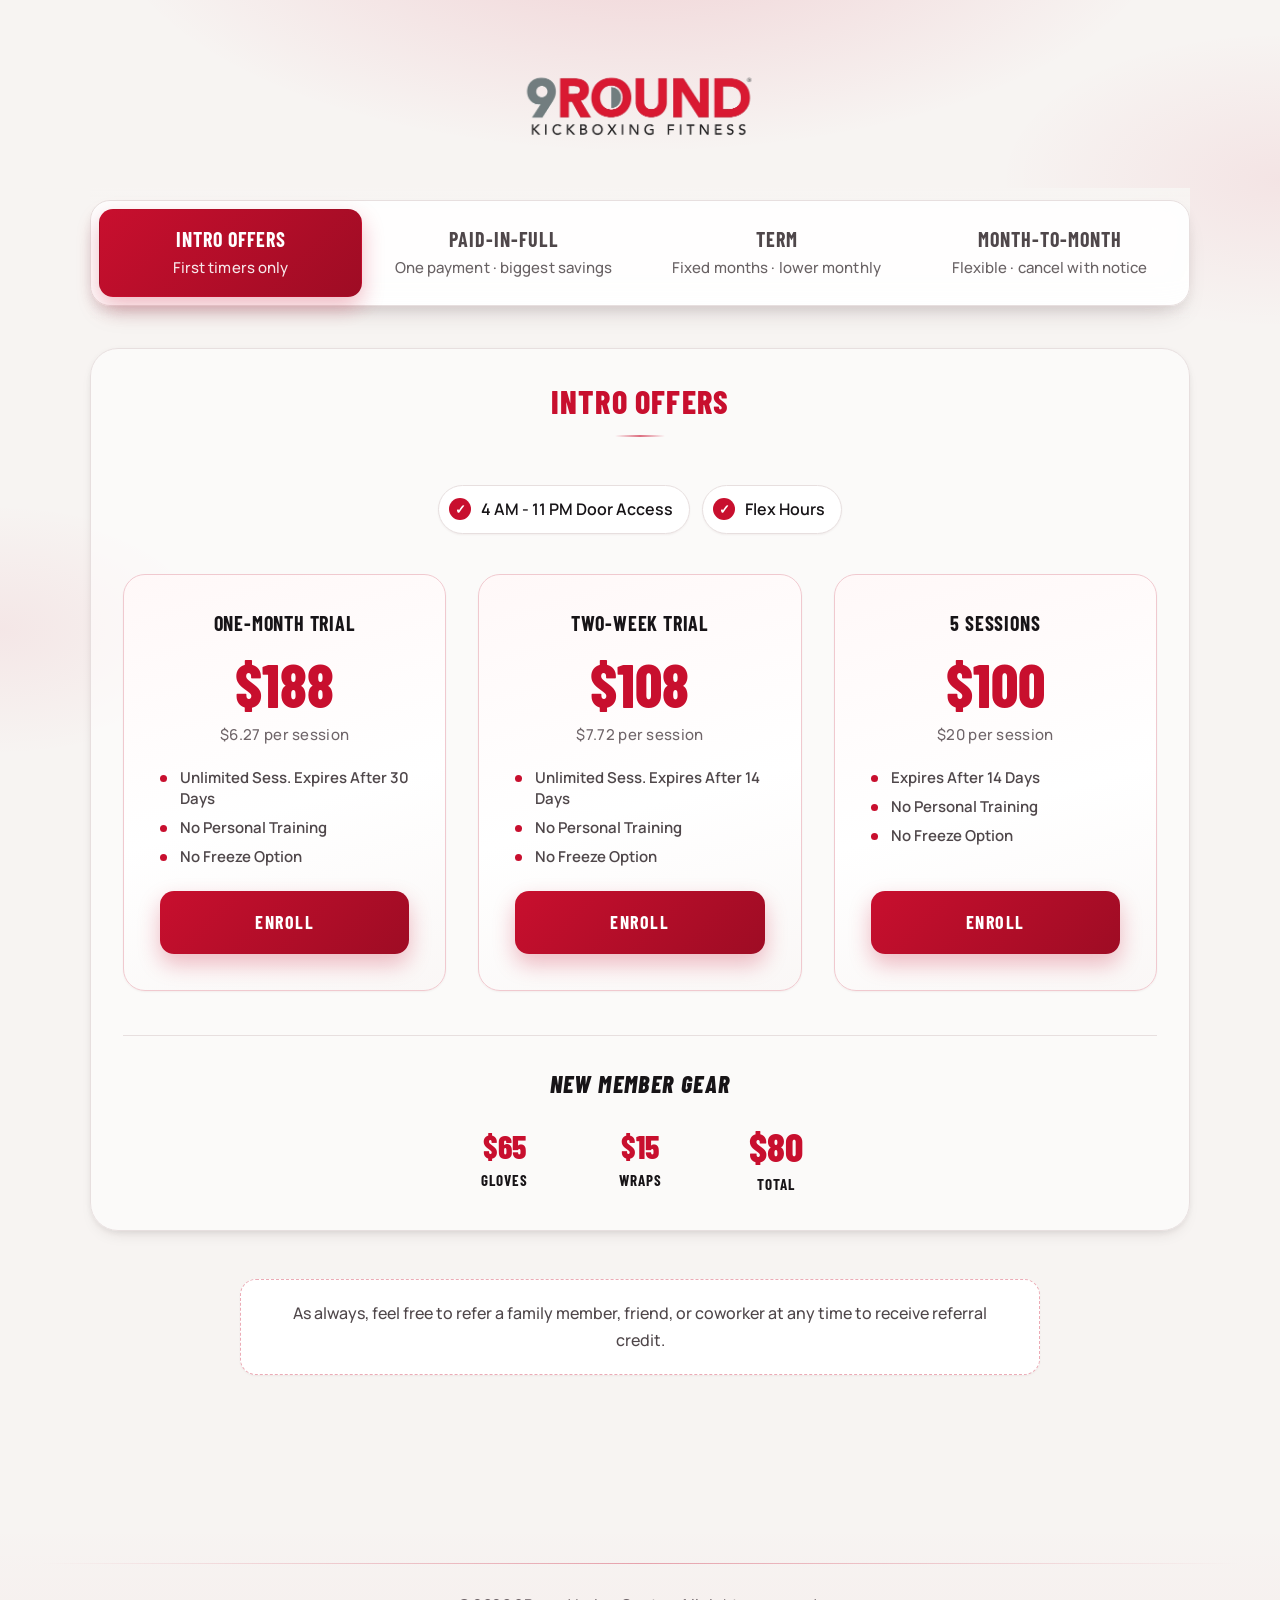
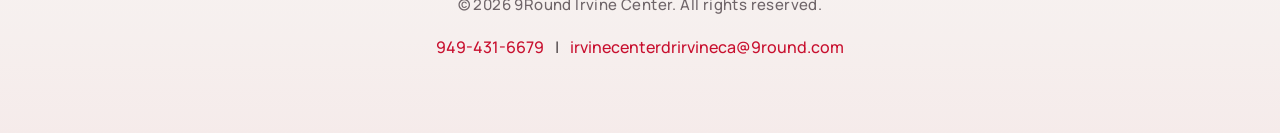
<file: index.html>
<!DOCTYPE html>
<html lang="en">
<head>
  <meta charset="UTF-8">
  <meta name="viewport" content="width=device-width, initial-scale=1.0, viewport-fit=cover">
  <title>9Round Irvine Center - Membership Options</title>
  <link rel="icon" type="image/png" sizes="96x96" href="images/favicon-96x96.png">
  <link rel="icon" href="images/favicon.svg" type="image/svg+xml">
  <link rel="shortcut icon" href="images/favicon.ico" type="image/x-icon">
  <link rel="preconnect" href="https://fonts.googleapis.com">
  <link rel="preconnect" href="https://fonts.gstatic.com" crossorigin>
  <link href="https://fonts.googleapis.com/css2?family=Barlow+Condensed:wght@600;700;800&family=Manrope:wght@400;500;600;700;800&display=swap" rel="stylesheet">
  <link rel="stylesheet" type="text/css" href="styles.css">
</head>
<body>
  <div class="page-atmosphere" aria-hidden="true"></div>
  <div class="container">
    <div class="logo-container">
      <a href="#intro" class="logo-link" aria-label="Go to Intro Offers">
        <img src="images/9round-kickboxing-logo.png" alt="9Round Kickboxing Fitness" class="logo">
      </a>
    </div>

    <div class="pricing-tabs-wrap">
      <div class="pricing-tabs" role="tablist" aria-label="Membership types">
        <button class="pricing-tab active" type="button" role="tab" aria-selected="true" data-filter="intro">
          <span class="tab-text">Intro Offers</span>
          <span class="tab-desc">First timers only</span>
        </button>
        <button class="pricing-tab" type="button" role="tab" aria-selected="false" data-filter="pif">
          <span class="tab-text">Paid-in-Full</span>
          <span class="tab-desc">One payment · biggest savings</span>
        </button>
        <button class="pricing-tab" type="button" role="tab" aria-selected="false" data-filter="term">
          <span class="tab-text">Term</span>
          <span class="tab-desc">Fixed months · lower monthly</span>
        </button>
        <button class="pricing-tab" type="button" role="tab" aria-selected="false" data-filter="mtm">
          <span class="tab-text">Month-to-Month</span>
          <span class="tab-desc">Flexible · cancel with notice</span>
        </button>
      </div>
    </div>

    <div class="pricing-mobile-nav" aria-label="Membership types">
      <div class="pricing-mobile-options" role="tablist">
        <button class="pricing-mobile-option active" type="button" role="tab" aria-selected="true" data-filter="intro">
          <span class="pricing-mobile-option-check" aria-hidden="true"></span>
          <span class="pricing-mobile-option-copy">
            <span class="pricing-mobile-option-title">Intro Offers</span>
            <span class="pricing-mobile-option-desc">First timers only</span>
          </span>
        </button>
        <button class="pricing-mobile-option" type="button" role="tab" aria-selected="false" data-filter="pif">
          <span class="pricing-mobile-option-check" aria-hidden="true"></span>
          <span class="pricing-mobile-option-copy">
            <span class="pricing-mobile-option-title">Paid-in-Full</span>
            <span class="pricing-mobile-option-desc">One payment · biggest savings</span>
          </span>
        </button>
        <button class="pricing-mobile-option" type="button" role="tab" aria-selected="false" data-filter="term">
          <span class="pricing-mobile-option-check" aria-hidden="true"></span>
          <span class="pricing-mobile-option-copy">
            <span class="pricing-mobile-option-title">Term</span>
            <span class="pricing-mobile-option-desc">Fixed months · lower monthly rate</span>
          </span>
        </button>
        <button class="pricing-mobile-option" type="button" role="tab" aria-selected="false" data-filter="mtm">
          <span class="pricing-mobile-option-check" aria-hidden="true"></span>
          <span class="pricing-mobile-option-copy">
            <span class="pricing-mobile-option-title">Month-to-Month</span>
            <span class="pricing-mobile-option-desc">Flexible · cancel with notice</span>
          </span>
        </button>
      </div>
    </div>

    <div class="limited-offer-banner" id="limitedOfferBanner" role="status" hidden>
      <span class="limited-offer-badge">25% OFF</span>
      <span class="limited-offer-copy">
        <span class="limited-offer-title">Limited Time Offer</span>
        <span class="limited-offer-subtitle">On all Paid-in-Full memberships</span>
      </span>
    </div>

    <div class="pricing-grid filtered">
      <!-- Intro Offers -->
      <div class="pricing-tier filtered-tier intro-tier" data-tier="intro">
        <h2 class="tier-title">Intro Offers</h2>
        <div class="benefits-section tier-benefits">
          <ul class="benefits-list">
            <li>4 AM - 11 PM Door Access</li>
            <li>Flex Hours</li>
          </ul>
        </div>

        <div class="pricing-option pif-option intro-option">
          <h3 class="option-title">One-Month Trial</h3>
          <div class="price">$188</div>
          <div class="price-per-session">$6.27 per session</div>
          <ul class="option-features">
            <li>Unlimited Sess. Expires After 30 Days</li>
            <li>No Personal Training</li>
            <li>No Freeze Option</li>
          </ul>
          <a href="https://app.clubready.com/JoinUs/9261/620953" class="enroll-button" target="_blank" rel="noopener noreferrer">ENROLL</a>
        </div>

        <div class="pricing-option pif-option intro-option">
          <h3 class="option-title">Two-Week Trial</h3>
          <div class="price">$108</div>
          <div class="price-per-session">$7.72 per session</div>
          <ul class="option-features">
            <li>Unlimited Sess. Expires After 14 Days</li>
            <li>No Personal Training</li>
            <li>No Freeze Option</li>
          </ul>
          <a href="https://app.clubready.com/JoinUs/9261/502498" class="enroll-button" target="_blank" rel="noopener noreferrer">ENROLL</a>
        </div>

        <div class="pricing-option pif-option intro-option option-span-center">
          <h3 class="option-title">5 Sessions</h3>
          <div class="price">$100</div>
          <div class="price-per-session">$20 per session</div>
          <ul class="option-features">
            <li>Expires After 14 Days</li>
            <li>No Personal Training</li>
            <li>No Freeze Option</li>
          </ul>
          <a href="https://app.clubready.com/JoinUs/9261/639262" class="enroll-button" target="_blank" rel="noopener noreferrer">ENROLL</a>
        </div>

        <div class="intro-gear" aria-label="New member gear">
          <h3 class="intro-gear-title">New Member Gear</h3>
          <div class="intro-gear-items">
            <div class="intro-gear-item">
              <div class="intro-gear-price">$65</div>
              <div class="intro-gear-label">Gloves</div>
            </div>
            <div class="intro-gear-item">
              <div class="intro-gear-price">$15</div>
              <div class="intro-gear-label">Wraps</div>
            </div>
            <div class="intro-gear-total">
              <div class="intro-gear-price">$80</div>
              <div class="intro-gear-label">Total</div>
            </div>
          </div>
        </div>
      </div>

      <!-- Paid-in-Full -->
      <div class="pricing-tier" data-tier="pif" style="display: none;">
        <h2 class="tier-title">Unlimited Paid-in-Full Memberships</h2>
        <div class="benefits-section tier-benefits">
          <ul class="benefits-list">
            <li>4 AM - 11 PM Door Access</li>
            <li>Referral Credits</li>
            <li>Personal Training Discount</li>
            <li>Flex Hours</li>
            <li>Monthly Scans</li>
            <li>Guest Privileges*</li>
            <li class="no-checkmark">9ROUND APP: Workout Anywhere, Track Workouts & Heart Rate, Weekly & Monthly Challenges.</li>
          </ul>
        </div>

        <div class="pricing-option pif-option pif-option-12mo">
          <h3 class="option-title">12-Month PIF</h3>
          <div class="highlight-badge discount-badge" data-pif="1692" data-monthly="228" data-tier="Unlimited" data-enroll-url="https://app.clubready.com/JoinUs/9261/585792" data-months="12">25% OFF</div>
          <div class="price-original">$2256</div>
          <div class="price">$1692</div>
          <div class="price-per-session">$4.70 per session</div>
          <ul class="option-features">
            <li>12 Consecutive Months</li>
            <li>12 Free Personal Training</li>
            <li>No Freeze Option</li>
          </ul>
          <a href="https://app.clubready.com/JoinUs/9261/585792" class="enroll-button" target="_blank" rel="noopener noreferrer">ENROLL</a>
        </div>

        <div class="pricing-option pif-option">
          <h3 class="option-title">6-Month PIF</h3>
          <div class="highlight-badge discount-badge" data-pif="936" data-monthly="228" data-tier="Unlimited" data-enroll-url="https://app.clubready.com/JoinUs/9261/585791" data-months="6">25% OFF</div>
          <div class="price-original">$1248</div>
          <div class="price">$936</div>
          <div class="price-per-session">$5.20 per session</div>
          <ul class="option-features">
            <li>6 Consecutive Months</li>
            <li>6 Free Personal Training</li>
            <li>No Freeze Option</li>
          </ul>
          <a href="https://app.clubready.com/JoinUs/9261/585791" class="enroll-button" target="_blank" rel="noopener noreferrer">ENROLL</a>
        </div>

        <div class="pricing-option pif-option pif-option-3mo option-span-center">
          <h3 class="option-title">3-Month PIF</h3>
          <div class="highlight-badge discount-badge" data-pif="513" data-monthly="228" data-tier="Unlimited" data-enroll-url="https://app.clubready.com/JoinUs/9261/585790" data-months="3">25% OFF</div>
          <div class="price-original">$684</div>
          <div class="price">$513</div>
          <div class="price-per-session">$5.70 per session</div>
          <ul class="option-features">
            <li>3 Consecutive Months</li>
            <li>3 Free Personal Training</li>
            <li>No Freeze Option</li>
          </ul>
          <a href="https://app.clubready.com/JoinUs/9261/585790" class="enroll-button" target="_blank" rel="noopener noreferrer">ENROLL</a>
        </div>
      </div>

      <!-- Term -->
      <div class="pricing-tier" data-tier="term" style="display: none;">
        <h2 class="tier-title">Unlimited Term Memberships</h2>
        <div class="benefits-section tier-benefits">
          <ul class="benefits-list">
            <li>4 AM - 11 PM Door Access</li>
            <li>Referral Credits</li>
            <li>Personal Training Discount</li>
            <li>Flex Hours</li>
            <li>Monthly Scans</li>
            <li>Guest Privileges*</li>
            <li class="no-checkmark">9ROUND APP: Workout Anywhere, Track Workouts & Heart Rate, Weekly & Monthly Challenges.</li>
          </ul>
        </div>

        <div class="pricing-option pif-option pif-option-12mo">
          <h3 class="option-title">12-Month Term</h3>
          <div class="price">$188<span class="price-period">/MO.</span></div>
          <div class="price-per-session">$6.27 per session</div>
          <ul class="option-features">
            <li>12 Consecutive Months</li>
            <li>1 Free Personal Training per Month</li>
            <li>No Freeze Option</li>
          </ul>
          <a href="https://app.clubready.com/JoinUs/9261/632682" class="enroll-button" target="_blank" rel="noopener noreferrer">ENROLL</a>
        </div>

        <div class="pricing-option pif-option">
          <h3 class="option-title">6-Month Term</h3>
          <div class="price">$208<span class="price-period">/MO.</span></div>
          <div class="price-per-session">$6.93 per session</div>
          <ul class="option-features">
            <li>6 Consecutive Months</li>
            <li>1 Free Personal Training per Month</li>
            <li>No Freeze Option</li>
          </ul>
          <a href="https://app.clubready.com/JoinUs/9261/632681" class="enroll-button" target="_blank" rel="noopener noreferrer">ENROLL</a>
        </div>

        <div class="pricing-option pif-option pif-option-3mo option-span-center">
          <h3 class="option-title">3-Month Term</h3>
          <div class="price">$228<span class="price-period">/MO.</span></div>
          <div class="price-per-session">$7.60 per session</div>
          <ul class="option-features">
            <li>3 Consecutive Months</li>
            <li>1 Free Personal Training per Month</li>
            <li>No Freeze Option</li>
          </ul>
          <a href="https://app.clubready.com/JoinUs/9261/632680" class="enroll-button" target="_blank" rel="noopener noreferrer">ENROLL</a>
        </div>
      </div>

      <!-- Month-to-Month -->
      <div class="pricing-tier" data-tier="mtm" style="display: none;">
        <h2 class="tier-title">Month-to-Month Memberships</h2>
        <div class="benefits-section tier-benefits">
          <ul class="benefits-list">
            <li>4 AM - 11 PM Door Access</li>
            <li>Referral Credits</li>
            <li>Personal Training Discount</li>
            <li>Flex Hours</li>
            <li>Monthly Scans</li>
            <li>Guest Privileges*</li>
            <li class="no-checkmark">9ROUND APP: Workout Anywhere, Track Workouts & Heart Rate, Weekly & Monthly Challenges.</li>
          </ul>
        </div>

        <div class="pricing-option monthly-option">
          <h3 class="option-title">Unlimited</h3>
          <div class="option-promo" data-promo-code="UNLIMITED">
            <div class="option-promo-main">
              <span class="option-promo-label">Promo Code</span>
            <span class="option-promo-value">UNLIMITED</span>
            </div>
            <button type="button" class="promo-copy-button" aria-label="Copy promo code UNLIMITED" title="Copy promo code">
              <svg class="promo-copy-icon" viewBox="0 0 24 24" aria-hidden="true">
                <path d="M9 9h11v11H9z"></path>
                <path d="M4 4h11v2H6v9H4z"></path>
              </svg>
              <span class="promo-copy-text">Copy</span>
            </button>
          </div>
          <div class="price">$188<span class="price-period">1ST MO.</span></div>
          <div class="price-after">$228 /MO. AFTER</div>
          <div class="price-per-session">$7.60 per session</div>
          <ul class="option-features">
            <li>Cancel With 30-Day Notice</li>
            <li>1 Free Personal Training per Month</li>
            <li>Freeze Option</li>
          </ul>
          <a href="https://app.clubready.com/JoinUs/9261/631998" class="enroll-button" target="_blank" rel="noopener noreferrer">ENROLL</a>
        </div>

        <div class="pricing-option monthly-option">
          <h3 class="option-title">8 Sessions /Mo.</h3>
          <div class="option-promo" data-promo-code="LIMITED">
            <div class="option-promo-main">
              <span class="option-promo-label">Promo Code</span>
            <span class="option-promo-value">LIMITED</span>
            </div>
            <button type="button" class="promo-copy-button" aria-label="Copy promo code LIMITED" title="Copy promo code">
              <svg class="promo-copy-icon" viewBox="0 0 24 24" aria-hidden="true">
                <path d="M9 9h11v11H9z"></path>
                <path d="M4 4h11v2H6v9H4z"></path>
              </svg>
              <span class="promo-copy-text">Copy</span>
            </button>
          </div>
          <div class="price">$188<span class="price-period">1ST MO.</span></div>
          <div class="price-after">$208 /MO. AFTER</div>
          <div class="price-per-session">$26 per session</div>
          <ul class="option-features">
            <li>Cancel With 30-Day Notice</li>
            <li>No Personal Training</li>
            <li>Freeze Option</li>
          </ul>
          <a href="https://app.clubready.com/JoinUs/9261/632707" class="enroll-button" target="_blank" rel="noopener noreferrer">ENROLL</a>
        </div>

        <div class="pricing-option monthly-option option-span-center">
          <h3 class="option-title">4 Sessions /Mo.</h3>
          <div class="option-promo" data-promo-code="LIMITED">
            <div class="option-promo-main">
              <span class="option-promo-label">Promo Code</span>
            <span class="option-promo-value">LIMITED</span>
            </div>
            <button type="button" class="promo-copy-button" aria-label="Copy promo code LIMITED" title="Copy promo code">
              <svg class="promo-copy-icon" viewBox="0 0 24 24" aria-hidden="true">
                <path d="M9 9h11v11H9z"></path>
                <path d="M4 4h11v2H6v9H4z"></path>
              </svg>
              <span class="promo-copy-text">Copy</span>
            </button>
          </div>
          <div class="price">$108<span class="price-period">1ST MO.</span></div>
          <div class="price-after">$128 /MO. AFTER</div>
          <div class="price-per-session">$32 per session</div>
          <ul class="option-features">
            <li>Cancel With 30-Day Notice</li>
            <li>No Personal Training</li>
            <li>Freeze Option</li>
          </ul>
          <a href="https://app.clubready.com/JoinUs/9261/632733" class="enroll-button" target="_blank" rel="noopener noreferrer">ENROLL</a>
        </div>
      </div>
    </div>

    <div class="guest-note" id="guestNote" hidden>
      <p>*Guest Privileges: New guests or inactive 6+ months. Up to 4 visits. Check-in during Trainer-Led hours is required.</p>
    </div>

    <div class="referral-note">
      <p>As always, feel free to refer a family member, friend, or coworker at any time to receive referral credit.</p>
    </div>
  </div>

  <footer>
    <div class="footer-line"></div>
    <div class="footer-content">
      <p class="copyright">&copy; 2026 9Round Irvine Center. All rights reserved.</p>
      <p class="contact-info">
        <a href="tel:949-431-6679">949-431-6679</a> | 
        <a href="mailto:irvinecenterdrirvineca@9round.com">irvinecenterdrirvineca@9round.com</a>
      </p>
    </div>
  </footer>

  <!-- Savings Modal -->
  <div id="savingsModal" class="modal">
    <div class="modal-content savings-modal-content">
      <div class="modal-header">
        <h3 class="modal-title">How You Save</h3>
        <button class="modal-close savings-modal-close" aria-label="Close modal">&times;</button>
      </div>
      <div class="modal-body savings-modal-body">
        <div class="savings-content">
          <div class="savings-membership-info">
            <div class="savings-membership-title" id="savings-tier-name">UNLIMITED SESSIONS</div>
            <div class="savings-membership-subtitle" id="savings-subtitle">6-Month Paid In Full</div>
          </div>
          <div class="savings-line">
            <span id="savings-monthly-label">6 months month-to-month:</span>
            <strong id="savings-monthly-total">$0</strong>
          </div>
          <div class="savings-line">
            <span id="savings-pif-label">6 months paid in full:</span>
            <strong id="savings-pif-total">$0</strong>
          </div>
          <div class="savings-total">
            <span>You save:</span>
            <strong id="savings-amount">$0</strong>
          </div>
          <div class="savings-note" id="savings-note-text">That's like getting 2 months FREE!</div>
          <a href="#" class="enroll-button savings-modal-enroll" id="savings-enroll-button" target="_blank" rel="noopener noreferrer">ENROLL</a>
        </div>
      </div>
    </div>
  </div>

  <script>
    // Savings Modal functionality
    (function() {
      const savingsModal = document.getElementById('savingsModal');
      const savingsModalClose = document.querySelector('.savings-modal-close');
      const badges = document.querySelectorAll('.highlight-badge');
      
      function showSavingsModal(badge) {
        if (!badge.hasAttribute('data-pif')) return;
        const pifPrice = parseFloat(badge.getAttribute('data-pif'));
        const monthlyPrice = parseFloat(badge.getAttribute('data-monthly'));
        const tierName = badge.getAttribute('data-tier');
        const enrollUrl = badge.getAttribute('data-enroll-url');
        const months = parseInt(badge.getAttribute('data-months'), 10) || 6;
        
        // Calculate values
        const monthsMonthly = monthlyPrice * months;
        const savings = monthsMonthly - pifPrice;
        const monthsFree = Math.round(savings / monthlyPrice * 10) / 10;
        
        // Update modal content
        const tierDisplayName = tierName.toUpperCase().includes('SESSION') 
          ? tierName.toUpperCase() 
          : tierName.toUpperCase() + ' SESSIONS';
        document.getElementById('savings-tier-name').textContent = tierDisplayName;
        document.getElementById('savings-subtitle').textContent = months + '-Month Paid In Full';
        document.getElementById('savings-monthly-label').textContent = months + ' months month-to-month:';
        document.getElementById('savings-pif-label').textContent = months + ' months paid in full:';
        document.getElementById('savings-monthly-total').textContent = `$${monthsMonthly.toLocaleString()}`;
        document.getElementById('savings-pif-total').textContent = `$${pifPrice.toLocaleString()}`;
        document.getElementById('savings-amount').textContent = `$${savings.toLocaleString()}`;
        document.getElementById('savings-note-text').textContent = "That's like getting " + (monthsFree % 1 === 0 ? monthsFree : monthsFree.toFixed(1)) + " months FREE!";
        
        // Update enroll button to open ClubReady directly
        const enrollButton = document.getElementById('savings-enroll-button');
        enrollButton.setAttribute('href', enrollUrl || '#');
        
        // Show modal
        savingsModal.style.display = 'flex';
        document.body.style.overflow = 'hidden';
      }
      
      function closeSavingsModal() {
        savingsModal.style.display = 'none';
        document.body.style.overflow = '';
      }
      
      // Add click handlers to all badges
      badges.forEach(badge => {
        badge.addEventListener('click', function(e) {
          e.preventDefault();
          e.stopPropagation();
          showSavingsModal(badge);
        });
      });
      
      // Close modal handlers
      savingsModalClose.addEventListener('click', closeSavingsModal);
      
      // Close modal when clicking outside
      window.addEventListener('click', function(event) {
        if (event.target === savingsModal) {
          closeSavingsModal();
        }
      });
      
      // Close modal on Escape key
      document.addEventListener('keydown', function(event) {
        if (event.key === 'Escape' && savingsModal.style.display === 'flex') {
          closeSavingsModal();
        }
      });
    })();

    // Sticky tabs on desktop scroll
    (function() {
      const pricingTabsWrap = document.querySelector('.pricing-tabs-wrap');
      if (!pricingTabsWrap) return;

      const desktopQuery = window.matchMedia('(min-width: 769px)');

      function handleScroll() {
        if (!desktopQuery.matches) {
          pricingTabsWrap.classList.remove('scrolled');
          return;
        }
        const scrollTop = window.pageYOffset || document.documentElement.scrollTop;
        pricingTabsWrap.classList.toggle('scrolled', scrollTop > 40);
      }

      window.addEventListener('scroll', handleScroll, { passive: true });
      if (desktopQuery.addEventListener) {
        desktopQuery.addEventListener('change', handleScroll);
      } else if (desktopQuery.addListener) {
        desktopQuery.addListener(handleScroll);
      }
      handleScroll();
    })();

    // Promo code copy buttons
    (function() {
      const promoBlocks = document.querySelectorAll('.option-promo');
      if (!promoBlocks.length) return;

      function fallbackCopyText(text) {
        const textArea = document.createElement('textarea');
        textArea.value = text;
        textArea.setAttribute('readonly', '');
        textArea.style.position = 'fixed';
        textArea.style.opacity = '0';
        document.body.appendChild(textArea);
        textArea.select();
        const ok = document.execCommand('copy');
        document.body.removeChild(textArea);
        return ok;
      }

      promoBlocks.forEach(promo => {
        const copyButton = promo.querySelector('.promo-copy-button');
        const promoValue = promo.querySelector('.option-promo-value');
        if (!copyButton || !promoValue) return;

        let copyResetTimeout = null;

        function setCopiedState() {
          copyButton.classList.add('copied');
          const copyText = copyButton.querySelector('.promo-copy-text');
          if (copyText) copyText.textContent = 'Copied';
          if (copyResetTimeout) clearTimeout(copyResetTimeout);
          copyResetTimeout = setTimeout(() => {
            copyButton.classList.remove('copied');
            if (copyText) copyText.textContent = 'Copy';
          }, 1800);
        }

        async function copyPromoCode() {
          const code = (promo.getAttribute('data-promo-code') || promoValue.textContent).trim();
          try {
            if (navigator.clipboard && window.isSecureContext) {
              await navigator.clipboard.writeText(code);
            } else if (!fallbackCopyText(code)) {
              throw new Error('Clipboard copy failed');
            }
            setCopiedState();
          } catch (err) {
            alert('Unable to copy automatically. Promo code: ' + code);
          }
        }

        copyButton.addEventListener('click', function(e) {
          e.preventDefault();
          e.stopPropagation();
          copyPromoCode();
        });
      });
    })();

    // Pricing Filter Tabs functionality
    (function() {
      const tabs = document.querySelectorAll('.pricing-tab, .pricing-mobile-option');
      const tiers = document.querySelectorAll('.pricing-tier');
      const pricingGrid = document.querySelector('.pricing-grid');
      const limitedOffer = document.getElementById('limitedOfferBanner');
      const guestNote = document.getElementById('guestNote');
      if (!tabs.length || !tiers.length || !pricingGrid) return;

      let hasInitialized = false;

      function applyFilter(filter) {
        tabs.forEach(tab => {
          const isActive = tab.getAttribute('data-filter') === filter;
          tab.classList.toggle('active', isActive);
          tab.setAttribute('aria-selected', isActive ? 'true' : 'false');
        });

        pricingGrid.classList.add('filtered');

        if (limitedOffer) {
          limitedOffer.hidden = filter !== 'pif';
        }

        if (guestNote) {
          guestNote.hidden = filter === 'intro';
        }

        // Instant swap — never show two tiers at once (avoids expand-then-reveal)
        const activeTier = [];
        tiers.forEach(tier => {
          const isMatch = tier.getAttribute('data-tier') === filter;
          tier.classList.toggle('filtered-tier', isMatch);
          tier.classList.remove('tier-swap-in');
          tier.style.removeProperty('opacity');
          tier.style.removeProperty('transform');
          tier.style.display = isMatch ? 'grid' : 'none';
          if (isMatch) activeTier.push(tier);
        });

        if (hasInitialized) {
          activeTier.forEach(tier => {
            void tier.offsetWidth;
            tier.classList.add('tier-swap-in');
          });
        }
        hasInitialized = true;
      }

      tabs.forEach(tab => {
        tab.addEventListener('click', function() {
          applyFilter(this.getAttribute('data-filter'));
        });
      });

      const logoLink = document.querySelector('.logo-link');
      if (logoLink) {
        logoLink.addEventListener('click', function(e) {
          e.preventDefault();
          applyFilter('intro');
          const tabsWrap = document.querySelector('.pricing-tabs-wrap') || document.querySelector('.pricing-mobile-nav');
          if (tabsWrap) {
            tabsWrap.scrollIntoView({ behavior: 'smooth', block: 'start' });
          }
          if (history.replaceState) {
            history.replaceState(null, '', '#intro');
          }
        });
      }

      applyFilter('intro');
    })();
  </script>
</body>
</html>
</file>
<file: styles.css>
* {
  margin: 0;
  padding: 0;
  box-sizing: border-box;
}

:root {
  /* Light mode colors - Premium palette */
  --bg-primary: #f7f4f2;
  --bg-secondary: #ffffff;
  --text-primary: #171417;
  --text-secondary: #4f474a;
  --text-tertiary: #6f6569;
  --border-color: #e7dfdf;
  --border-light: #f1eaea;
  --accent-red: #C80F2E;
  --accent-red-light: #fde8eb;
  --accent-red-bg: #fff5f6;
  --pif-bg: linear-gradient(165deg, #fff8f8 0%, #ffffff 55%, #faf7f6 100%);
  --pif-border: #f0c9cf;
  --pif-12mo-bg: linear-gradient(165deg, #fff1f3 0%, #ffffff 52%, #fff8f8 100%);
  --pif-12mo-border: #e8a4ae;
  --pif-3mo-bg: linear-gradient(165deg, #fff7f5 0%, #ffffff 55%, #faf7f6 100%);
  --pif-3mo-border: #efd2d6;
  --monthly-bg: linear-gradient(165deg, #ffffff 0%, #fbf8f7 100%);
  --monthly-border: #e7dfdf;
  --tier-border: rgba(200, 15, 46, 0.08);
  --shadow-sm: 0 1px 2px 0 rgba(50, 20, 24, 0.05);
  --shadow: 0 8px 18px -10px rgba(50, 20, 24, 0.18), 0 2px 6px rgba(50, 20, 24, 0.06);
  --shadow-md: 0 14px 28px -14px rgba(50, 20, 24, 0.22), 0 6px 12px rgba(50, 20, 24, 0.06);
  --shadow-lg: 0 22px 40px -18px rgba(50, 20, 24, 0.28), 0 10px 18px rgba(50, 20, 24, 0.08);
  --shadow-xl: 0 30px 60px -20px rgba(50, 20, 24, 0.35);
  --font-display: "Barlow Condensed", "Arial Narrow", sans-serif;
  --font-body: "Manrope", "Segoe UI", sans-serif;
  /* Accessible type scale — body copy stays at or above 16px */
  --text-xs: 13px;
  --text-sm: 15px;
  --text-md: 16px;
  --text-lg: 18px;
  --text-xl: 20px;
  --text-2xl: 24px;
  --text-3xl: 32px;
  --text-display: clamp(38px, 5.5vw, 58px);
  --text-price: clamp(48px, 6vw, 60px);
  --leading-tight: 1.25;
  --leading-snug: 1.4;
  --leading-body: 1.7;
}

[data-theme="dark"] {
  /* Dark mode colors - Premium dark palette */
  --bg-primary: #0d0b0c;
  --bg-secondary: #171214;
  --text-primary: #f7f2f3;
  --text-secondary: #c9bdc1;
  --text-tertiary: #9a8f92;
  --border-color: #3a2d31;
  --border-light: #241b1e;
  --accent-red: #ff4d6d;
  --accent-red-light: #4a1a1a;
  --accent-red-bg: #2a1519;
  --pif-bg: linear-gradient(165deg, #2a1519 0%, #171214 100%);
  --pif-border: #5a2a2a;
  --pif-12mo-bg: linear-gradient(165deg, #3a1720 0%, #171214 100%);
  --pif-12mo-border: #7a3340;
  --pif-3mo-bg: linear-gradient(165deg, #24151a 0%, #171214 100%);
  --pif-3mo-border: #4a2d33;
  --monthly-bg: linear-gradient(165deg, #1b1517 0%, #121012 100%);
  --monthly-border: #3a2d31;
  --tier-border: rgba(255, 77, 109, 0.16);
  --shadow-sm: 0 1px 2px 0 rgba(0, 0, 0, 0.35);
  --shadow: 0 8px 18px -10px rgba(0, 0, 0, 0.5), 0 2px 6px rgba(0, 0, 0, 0.3);
  --shadow-md: 0 14px 28px -14px rgba(0, 0, 0, 0.55), 0 6px 12px rgba(0, 0, 0, 0.3);
  --shadow-lg: 0 22px 40px -18px rgba(0, 0, 0, 0.65), 0 10px 18px rgba(0, 0, 0, 0.35);
  --shadow-xl: 0 30px 60px -20px rgba(0, 0, 0, 0.8);
  --font-display: "Barlow Condensed", "Arial Narrow", sans-serif;
  --font-body: "Manrope", "Segoe UI", sans-serif;
}

html {
  scroll-behavior: smooth;
  font-size: 18px;
  color-scheme: light;
}

body {
  font-family: var(--font-body);
  background: var(--bg-primary);
  color: var(--text-primary);
  font-size: var(--text-md);
  line-height: var(--leading-body);
  padding: 0;
  position: relative;
  min-height: 100vh;
  transition: background-color 0.4s cubic-bezier(0.4, 0, 0.2, 1), color 0.4s cubic-bezier(0.4, 0, 0.2, 1);
  -webkit-font-smoothing: antialiased;
  -moz-osx-font-smoothing: grayscale;
  font-feature-settings: "kern" 1;
  text-rendering: optimizeLegibility;
}

.page-atmosphere {
  position: fixed;
  inset: 0;
  z-index: -1;
  pointer-events: none;
  background:
    radial-gradient(ellipse 70% 45% at 50% -10%, rgba(200, 15, 46, 0.16), transparent 60%),
    radial-gradient(ellipse 40% 30% at 100% 20%, rgba(200, 15, 46, 0.07), transparent 55%),
    radial-gradient(ellipse 35% 28% at 0% 70%, rgba(200, 15, 46, 0.06), transparent 50%),
    var(--bg-primary);
}

[data-theme="dark"] .page-atmosphere {
  background:
    radial-gradient(ellipse 70% 45% at 50% -10%, rgba(255, 77, 109, 0.22), transparent 60%),
    radial-gradient(ellipse 40% 30% at 100% 20%, rgba(255, 77, 109, 0.1), transparent 55%),
    radial-gradient(ellipse 35% 28% at 0% 70%, rgba(255, 77, 109, 0.08), transparent 50%),
    var(--bg-primary);
}

.container {
  max-width: 1400px;
  margin: 0 auto;
  padding: 60px 40px;
  animation: fadeIn 0.8s cubic-bezier(0.4, 0, 0.2, 1);
}

.logo-container {
  text-align: center;
  margin-bottom: 28px;
  animation: fadeInDown 0.8s cubic-bezier(0.4, 0, 0.2, 1);
  position: relative;
  padding-bottom: 0;
}

.logo-container::after {
  display: none;
}

.logo-link {
  display: inline-block;
  line-height: 0;
  text-decoration: none;
}

.logo {
  height: 92px;
  width: auto;
  max-width: min(420px, 88vw);
  filter: none;
  display: block;
  margin: 0 auto;
  transition: all 0.4s cubic-bezier(0.4, 0, 0.2, 1);
}

.logo-link:hover .logo {
  opacity: 0.9;
}

.logo-link:focus-visible {
  outline: 3px solid var(--accent-red);
  outline-offset: 6px;
  border-radius: 8px;
}

/* Premium Benefits Section */
.benefits-section {
  margin-bottom: 0;
  margin-top: 0;
  text-align: center;
  background: transparent;
  padding: 0;
  border-radius: 0;
  border: none;
  box-shadow: none;
  transition: all 0.4s cubic-bezier(0.4, 0, 0.2, 1);
  position: relative;
  overflow: visible;
}

.tier-benefits {
  grid-column: 1 / -1;
  margin: -4px 0 8px;
}

.benefits-section:hover {
  transform: none;
  box-shadow: none;
  border-color: transparent;
}

[data-theme="dark"] .benefits-section {
  background: transparent;
  border-color: transparent;
  box-shadow: none;
}


.benefits-list {
  list-style: none;
  display: flex;
  flex-wrap: wrap;
  justify-content: center;
  gap: 12px;
  font-size: var(--text-md);
  color: var(--text-primary);
  margin: 0;
  padding: 0;
  font-weight: 600;
}

.benefits-list li {
  padding: 12px 16px 12px 42px;
  margin: 0;
  position: relative;
  line-height: var(--leading-snug);
  transition: transform 0.3s cubic-bezier(0.4, 0, 0.2, 1), box-shadow 0.3s ease;
  display: flex;
  align-items: center;
  background: var(--bg-secondary);
  border: 1px solid var(--border-color);
  border-radius: 999px;
  box-shadow: var(--shadow-sm);
}

.benefits-list li:hover {
  transform: translateY(-2px);
  box-shadow: var(--shadow);
}

.benefits-list li:before {
  content: "✓";
  position: absolute;
  left: 10px;
  top: 50%;
  transform: translateY(-50%);
  color: #ffffff;
  font-weight: 700;
  width: 22px;
  height: 22px;
  display: flex;
  align-items: center;
  justify-content: center;
  background: var(--accent-red);
  border-radius: 50%;
  font-size: var(--text-xs);
  flex-shrink: 0;
}

.benefits-list li.no-checkmark:before {
  display: none;
}

.benefits-list li.no-checkmark {
  padding: 4px 8px;
  width: 100%;
  max-width: 720px;
  justify-content: center;
  border-radius: 0;
  font-size: var(--text-sm);
  font-weight: 700;
  letter-spacing: 0.2px;
  background: transparent;
  border: none;
  box-shadow: none;
  color: var(--text-secondary);
}

.benefits-list li.no-checkmark:hover {
  transform: none;
  box-shadow: none;
}

/* Premium Pricing Filter Tabs */
.pricing-tabs-wrap {
  display: flex;
  flex-direction: column;
  align-items: center;
  gap: 12px;
  margin: 0 auto 28px;
  width: 100%;
  max-width: 1100px;
  animation: fadeInUp 0.8s cubic-bezier(0.4, 0, 0.2, 1) 0.3s both;
}

.pricing-tabs {
  display: grid;
  grid-template-columns: repeat(4, minmax(0, 1fr));
  gap: 10px;
  margin: 0;
  padding: 8px;
  position: relative;
  z-index: 1;
  background: rgba(255, 255, 255, 0.92);
  backdrop-filter: blur(16px) saturate(150%);
  -webkit-backdrop-filter: blur(16px) saturate(150%);
  border: 1px solid var(--border-color);
  border-radius: 20px;
  box-shadow: var(--shadow-md);
  width: 100%;
  transition: background-color 0.4s cubic-bezier(0.4, 0, 0.2, 1), box-shadow 0.3s cubic-bezier(0.4, 0, 0.2, 1);
}

.pricing-tabs::after {
  display: none;
}

@media (min-width: 769px) {
  .pricing-tabs-wrap {
    position: sticky;
    top: 0;
    z-index: 100;
    padding: 12px 0 14px;
    /* Clear fadeInUp transform so sticky can pin to the viewport. */
    animation: none;
    transform: none;
    background:
      linear-gradient(180deg, rgba(247, 244, 242, 0.96) 0%, rgba(247, 244, 242, 0.9) 70%, rgba(247, 244, 242, 0) 100%);
    backdrop-filter: blur(10px);
    -webkit-backdrop-filter: blur(10px);
  }

  .pricing-tabs-wrap.scrolled {
    background:
      linear-gradient(180deg, rgba(247, 244, 242, 0.98) 0%, rgba(247, 244, 242, 0.95) 80%, rgba(247, 244, 242, 0.85) 100%);
  }

  .pricing-tabs-wrap.scrolled .pricing-tabs {
    box-shadow: var(--shadow-lg);
    background: rgba(255, 255, 255, 0.98);
  }
}

.pricing-tab {
  padding: 18px 18px;
  background: transparent;
  border: 1px solid transparent;
  border-radius: 14px;
  color: var(--text-secondary);
  font-family: var(--font-display);
  font-size: var(--text-xl);
  font-weight: 700;
  text-transform: uppercase;
  letter-spacing: 1px;
  cursor: pointer;
  transition: all 0.3s cubic-bezier(0.4, 0, 0.2, 1);
  position: relative;
  overflow: hidden;
  min-width: 0;
  width: 100%;
  min-height: 72px;
  text-align: center;
  display: flex;
  flex-direction: column;
  align-items: center;
  justify-content: center;
  gap: 6px;
}

.tab-icon {
  display: none;
}

.tab-text {
  display: block;
  line-height: 1.15;
  position: relative;
  z-index: 1;
}

.tab-desc {
  display: block;
  font-family: var(--font-body);
  font-size: var(--text-sm);
  font-weight: 500;
  letter-spacing: 0.1px;
  text-transform: none;
  line-height: var(--leading-snug);
  color: inherit;
  opacity: 0.85;
  position: relative;
  z-index: 1;
}

.pricing-tab::before {
  content: '';
  position: absolute;
  inset: 0;
  background: radial-gradient(circle at 30% 20%, rgba(200, 15, 46, 0.1), transparent 65%);
  opacity: 0;
  transition: opacity 0.3s ease;
  pointer-events: none;
}

.pricing-tab:hover::before {
  opacity: 1;
}

.pricing-tab:hover {
  border-color: rgba(200, 15, 46, 0.28);
  color: var(--accent-red);
  background: var(--accent-red-bg);
  transform: translateY(-1px);
  box-shadow: var(--shadow-sm);
}

.pricing-tab.active {
  background: linear-gradient(135deg, var(--accent-red) 0%, #9e0c24 100%);
  color: #ffffff;
  border-color: transparent;
  box-shadow: 0 10px 22px rgba(200, 15, 46, 0.28);
}

.pricing-tab.active .tab-desc {
  opacity: 0.9;
  color: #ffffff;
}

.pricing-tab.active:hover {
  background: linear-gradient(135deg, #e11335 0%, var(--accent-red) 100%);
  box-shadow: 0 12px 26px rgba(200, 15, 46, 0.34);
  transform: translateY(-2px);
  color: #ffffff;
}

/* Mobile membership type picker (desktop hidden) */
.pricing-mobile-nav {
  display: none;
}

/* Premium Pricing Grid */
.pricing-grid {
  display: grid;
  grid-template-columns: repeat(3, 1fr);
  gap: 32px;
  margin-bottom: 48px;
  animation: fadeInUp 1s cubic-bezier(0.4, 0, 0.2, 1) 0.4s both;
  transition: grid-template-columns 0.4s cubic-bezier(0.4, 0, 0.2, 1);
}

.pricing-grid.pif-grid {
  grid-template-columns: 1fr;
  justify-items: center;
  max-width: 1200px;
  margin-left: auto;
  margin-right: auto;
}

.pricing-grid.pif-grid .pricing-tier.pif-unlimited-tier {
  max-width: 100%;
  width: 100%;
  display: grid;
  grid-template-columns: repeat(3, minmax(0, 1fr));
  gap: 24px;
  align-items: stretch;
}

.pricing-grid.pif-grid .pricing-tier.pif-unlimited-tier .tier-title {
  grid-column: 1 / -1;
  margin-bottom: 8px;
}

.pricing-grid.pif-grid .pricing-tier.pif-unlimited-tier .pricing-option {
  margin-bottom: 0;
  height: 100%;
  display: flex;
  flex-direction: column;
}

.pricing-grid.pif-grid .pricing-tier.pif-unlimited-tier .pricing-option .enroll-button {
  margin-top: auto;
}

.pricing-grid.filtered {
  grid-template-columns: 1fr;
  max-width: 1200px;
  margin-left: auto;
  margin-right: auto;
  justify-items: center;
  width: 100%;
}

.pricing-tier {
  border: 1px solid var(--border-color);
  border-radius: 28px;
  padding: 32px;
  background-color: rgba(255, 255, 255, 0.55);
  transition: box-shadow 0.3s ease, border-color 0.3s ease;
  box-shadow: var(--shadow);
  position: relative;
  overflow: hidden;
  backdrop-filter: blur(12px);
  -webkit-backdrop-filter: blur(12px);
  width: 100%;
  max-width: 400px;
}

.pricing-tier.tier-swap-in {
  animation: tierSwapIn 0.28s ease both;
}

@keyframes tierSwapIn {
  from {
    opacity: 0;
  }
  to {
    opacity: 1;
  }
}

@media (prefers-reduced-motion: reduce) {
  .pricing-tier.tier-swap-in {
    animation: none;
  }
}

[data-theme="dark"] .pricing-tier {
  background-color: rgba(23, 18, 20, 0.72);
}

.pricing-grid.filtered .pricing-tier {
  max-width: 100%;
}

.pricing-tier.filtered-tier {
  max-width: 1100px !important;
  margin: 0 auto;
  display: grid !important;
  grid-template-columns: repeat(3, minmax(0, 1fr)) !important;
  gap: 32px;
  align-items: stretch;
  width: 100%;
  justify-self: center;
}

.pricing-tier.filtered-tier .tier-title {
  grid-column: 1 / -1;
  margin-bottom: 20px;
  white-space: normal;
}

.pricing-tier.filtered-tier .pricing-option {
  margin-bottom: 0 !important;
  width: 100%;
  min-width: 0;
  padding: 36px;
  height: 100%;
  display: flex;
  flex-direction: column;
}

.pricing-tier.filtered-tier .pricing-option .enroll-button,
.pricing-tier.filtered-tier .pricing-option .enroll-button {
  margin-top: auto;
}

.pricing-tier:not(.filtered-tier) .pricing-option {
  margin-bottom: 32px;
}

.pricing-tier::before {
  content: '';
  position: absolute;
  top: 0;
  left: 0;
  right: 0;
  height: 3px;
  background: linear-gradient(90deg, transparent, var(--accent-red), transparent);
  opacity: 0;
  transition: opacity 0.4s cubic-bezier(0.4, 0, 0.2, 1);
}

.pricing-tier:hover {
  transform: translateY(0);
  box-shadow: var(--shadow-sm);
}

.pricing-tier:hover::before {
  opacity: 0;
}

[data-theme="dark"] .pricing-tier {
  box-shadow: var(--shadow);
}

[data-theme="dark"] .pricing-tier:hover {
  box-shadow: var(--shadow);
}

.tier-title {
  font-family: var(--font-display);
  font-size: var(--text-3xl);
  font-weight: 800;
  color: var(--accent-red);
  text-align: center;
  margin-bottom: 28px;
  text-transform: uppercase;
  letter-spacing: 1.2px;
  transition: all 0.3s cubic-bezier(0.4, 0, 0.2, 1);
  position: relative;
  padding-bottom: 16px;
  white-space: nowrap;
  line-height: var(--leading-tight);
}

.tier-title::after {
  content: '';
  position: absolute;
  bottom: 0;
  left: 50%;
  transform: translateX(-50%);
  width: 50px;
  height: 2px;
  background: linear-gradient(90deg, transparent, var(--accent-red), transparent);
  border-radius: 1px;
  opacity: 0.6;
}

.pricing-option {
  margin-bottom: 32px;
  padding: 28px 24px;
  border-radius: 22px;
  transition: all 0.4s cubic-bezier(0.4, 0, 0.2, 1);
  position: relative;
  overflow: hidden;
}

.pricing-option::before {
  content: '';
  position: absolute;
  top: -50%;
  left: -50%;
  width: 200%;
  height: 200%;
  background: radial-gradient(circle, rgba(200, 15, 46, 0.08) 0%, transparent 70%);
  opacity: 0;
  transition: opacity 0.5s cubic-bezier(0.4, 0, 0.2, 1);
  pointer-events: none;
  z-index: 0;
}

.pricing-option:hover::before {
  opacity: 1;
}

.pricing-option > * {
  position: relative;
  z-index: 1;
}

.pricing-option.pif-option {
  background: var(--pif-bg);
  border: 1px solid var(--pif-border);
  box-shadow: var(--shadow-sm);
}

.pricing-option.pif-option:hover {
  transform: translateY(-6px);
  box-shadow: var(--shadow-md);
  border-color: var(--accent-red);
}

.pricing-option.pif-option.pif-option-12mo {
  background: var(--pif-12mo-bg);
  border-color: var(--pif-12mo-border);
}

.pricing-option.pif-option.pif-option-12mo:hover {
  border-color: var(--pif-12mo-border);
}

.pricing-option.pif-option.pif-option-3mo {
  background: var(--pif-3mo-bg);
  border-color: var(--pif-3mo-border);
}

.pricing-option.pif-option.pif-option-3mo:hover {
  border-color: var(--pif-3mo-border);
}

.pricing-option.monthly-option {
  background: var(--monthly-bg);
  border: 1px solid var(--monthly-border);
  box-shadow: var(--shadow-sm);
}

  .pricing-option.monthly-option:hover {
    transform: translateY(-6px);
    box-shadow: var(--shadow-md);
    border-color: var(--border-color);
  }

.option-title {
  font-family: var(--font-display);
  font-size: var(--text-xl);
  font-weight: 700;
  color: var(--text-primary);
  margin-bottom: 18px;
  text-align: center;
  letter-spacing: 0.8px;
  transition: color 0.3s cubic-bezier(0.4, 0, 0.2, 1);
  text-transform: uppercase;
  line-height: var(--leading-tight);
}

.pricing-option:hover .option-title {
  color: var(--accent-red);
}

.highlight-badge {
  display: block;
  background: linear-gradient(135deg, var(--accent-red) 0%, #ff4d6d 100%);
  color: #ffffff;
  font-size: var(--text-xs);
  font-weight: 800;
  padding: 10px 16px;
  border-radius: 24px;
  text-transform: uppercase;
  letter-spacing: 1.2px;
  box-shadow: 0 4px 12px rgba(200, 15, 46, 0.3), 0 2px 4px rgba(200, 15, 46, 0.2);
  white-space: nowrap;
  position: relative;
  width: fit-content;
  margin: 0 auto 16px auto;
  cursor: pointer;
  transition: all 0.3s cubic-bezier(0.4, 0, 0.2, 1);
}

.highlight-badge:hover {
  transform: scale(1.05);
  box-shadow: 0 6px 16px rgba(200, 15, 46, 0.4), 0 3px 6px rgba(200, 15, 46, 0.3);
}

.highlight-badge:focus {
  outline: 3px solid var(--accent-red);
  outline-offset: 3px;
  border-radius: 24px;
}

.highlight-badge.discount-badge {
  background: linear-gradient(135deg, #148f3a 0%, #1fad4d 100%);
  box-shadow: 0 4px 12px rgba(20, 143, 58, 0.3), 0 2px 4px rgba(20, 143, 58, 0.2);
}

.highlight-badge.discount-badge:hover {
  box-shadow: 0 6px 16px rgba(20, 143, 58, 0.4), 0 3px 6px rgba(20, 143, 58, 0.3);
}

.highlight-badge.discount-badge:focus {
  outline-color: #148f3a;
}

.price {
  font-family: var(--font-display);
  font-size: var(--text-price);
  font-weight: 800;
  color: var(--text-primary);
  text-align: center;
  margin-bottom: 16px;
  display: flex;
  align-items: baseline;
  justify-content: center;
  letter-spacing: 0;
  transition: transform 0.3s cubic-bezier(0.4, 0, 0.2, 1);
  line-height: 1;
}

.price-original {
  font-size: var(--text-lg);
  font-weight: 600;
  color: var(--text-tertiary);
  text-align: center;
  text-decoration: line-through;
  margin-bottom: 4px;
  letter-spacing: 0.3px;
}

.price-after {
  font-size: var(--text-lg);
  font-weight: 800;
  color: var(--text-primary);
  text-align: center;
  margin-top: -8px;
  margin-bottom: 12px;
  letter-spacing: 0.4px;
}

.limited-offer-banner {
  display: flex;
  align-items: center;
  justify-content: center;
  gap: 16px;
  max-width: 560px;
  margin: -4px auto 32px;
  padding: 14px 18px 14px 14px;
  border-radius: 18px;
  position: relative;
  overflow: hidden;
  color: #ffffff;
  background:
    linear-gradient(135deg, rgba(255, 255, 255, 0.12) 0%, transparent 42%),
    linear-gradient(135deg, #1a1a1a 0%, #0d2a18 48%, #1f9d55 100%);
  border: 1px solid rgba(255, 255, 255, 0.12);
  box-shadow:
    0 12px 28px rgba(31, 157, 85, 0.28),
    0 4px 10px rgba(0, 0, 0, 0.18);
  animation: fadeInUp 0.8s cubic-bezier(0.4, 0, 0.2, 1) 0.35s both;
}

.limited-offer-banner::before {
  content: '';
  position: absolute;
  inset: 0;
  background: linear-gradient(
    110deg,
    transparent 30%,
    rgba(255, 255, 255, 0.18) 48%,
    transparent 66%
  );
  transform: translateX(-120%);
  animation: limitedOfferShine 3.8s ease-in-out 1.2s infinite;
  pointer-events: none;
}

.limited-offer-badge {
  position: relative;
  z-index: 1;
  flex: 0 0 auto;
  display: inline-flex;
  align-items: center;
  justify-content: center;
  min-width: 100px;
  padding: 14px 16px;
  border-radius: 14px;
  background: #ffffff;
  color: #1f9d55;
  font-size: var(--text-xl);
  font-weight: 900;
  letter-spacing: 0.4px;
  line-height: 1;
  box-shadow: 0 6px 16px rgba(0, 0, 0, 0.2);
}

.limited-offer-copy {
  position: relative;
  z-index: 1;
  display: flex;
  flex-direction: column;
  gap: 3px;
  min-width: 0;
  text-align: left;
}

.limited-offer-title {
  font-size: var(--text-md);
  font-weight: 800;
  letter-spacing: 1.2px;
  text-transform: uppercase;
  line-height: 1.25;
}

.limited-offer-subtitle {
  font-size: var(--text-sm);
  font-weight: 500;
  letter-spacing: 0.2px;
  color: rgba(255, 255, 255, 0.88);
  line-height: var(--leading-snug);
}

.limited-offer-banner[hidden] {
  display: none !important;
}

@keyframes limitedOfferShine {
  0%,
  55% {
    transform: translateX(-120%);
  }
  80%,
  100% {
    transform: translateX(120%);
  }
}

[data-theme="dark"] .limited-offer-banner {
  background:
    linear-gradient(135deg, rgba(255, 255, 255, 0.08) 0%, transparent 40%),
    linear-gradient(135deg, #111111 0%, #0f2a1a 50%, #2ecc71 100%);
  border-color: rgba(255, 255, 255, 0.14);
}

[data-theme="dark"] .limited-offer-badge {
  color: #1f9d55;
}

.option-features {
  list-style: none;
  margin: 8px 0 24px;
  padding: 0;
  display: grid;
  gap: 8px;
}

.option-features li {
  position: relative;
  padding-left: 20px;
  font-size: var(--text-sm);
  font-weight: 600;
  color: var(--text-secondary);
  text-align: left;
  line-height: var(--leading-snug);
}

.option-features li::before {
  content: '';
  position: absolute;
  left: 0;
  top: 0.55em;
  width: 7px;
  height: 7px;
  border-radius: 50%;
  background: var(--accent-red);
}

.option-promo {
  display: inline-flex;
  align-items: center;
  justify-content: center;
  gap: 10px;
  width: fit-content;
  max-width: 100%;
  margin: 0 auto 16px;
  padding: 10px 14px;
  border-radius: 16px;
  border: 1px solid rgba(37, 99, 235, 0.35);
  background: rgba(37, 99, 235, 0.1);
  position: relative;
  z-index: 2;
}

.option-promo-main {
  display: flex;
  flex-direction: column;
  align-items: flex-start;
  gap: 3px;
  min-width: 0;
}

.option-promo-label {
  font-size: var(--text-xs);
  font-weight: 700;
  letter-spacing: 1px;
  text-transform: uppercase;
  color: var(--text-secondary);
  white-space: nowrap;
  line-height: 1;
}

.option-promo-value {
  font-size: var(--text-sm);
  line-height: 1;
  font-weight: 900;
  letter-spacing: 1px;
  color: #1d4ed8;
  white-space: nowrap;
}

.promo-copy-button {
  display: inline-flex;
  align-items: center;
  gap: 6px;
  border: 1px solid rgba(37, 99, 235, 0.35);
  background: var(--bg-primary);
  color: #1d4ed8;
  border-radius: 999px;
  padding: 8px 12px;
  min-height: 36px;
  font-size: var(--text-xs);
  font-weight: 700;
  letter-spacing: 0.3px;
  cursor: pointer;
  transition: all 0.2s ease;
  position: relative;
  z-index: 2;
  pointer-events: auto;
}

.promo-copy-button:hover {
  transform: translateY(-1px);
  box-shadow: var(--shadow-sm);
}

.promo-copy-button:focus {
  outline: 2px solid #2563eb;
  outline-offset: 2px;
}

.promo-copy-icon {
  width: 13px;
  height: 13px;
  fill: currentColor;
}

.promo-copy-button.copied {
  background: #2563eb;
  color: #fff;
  border-color: #2563eb;
}

.intro-gear {
  grid-column: 1 / -1;
  margin-top: 12px;
  padding-top: 28px;
  border-top: 1px solid var(--border-color);
  text-align: center;
}

.intro-gear-title {
  margin: 0 0 22px;
  font-family: var(--font-display);
  font-size: var(--text-2xl);
  font-weight: 800;
  font-style: italic;
  letter-spacing: 1.4px;
  text-transform: uppercase;
  color: var(--text-primary);
}

.intro-gear-items {
  display: flex;
  align-items: center;
  justify-content: center;
  gap: 48px;
  flex-wrap: wrap;
}

.intro-gear-item,
.intro-gear-total {
  display: flex;
  flex-direction: column;
  align-items: center;
  gap: 6px;
  min-width: 88px;
}

.intro-gear-price {
  font-family: var(--font-display);
  font-size: var(--text-3xl);
  font-weight: 800;
  line-height: 1;
  color: var(--accent-red);
}

.intro-gear-total .intro-gear-price {
  font-size: clamp(36px, 4vw, 40px);
}

.intro-gear-label {
  font-family: var(--font-display);
  font-size: var(--text-sm);
  font-weight: 700;
  letter-spacing: 1px;
  text-transform: uppercase;
  color: var(--text-primary);
}


.highlight-badge.best-value-badge {
  cursor: default;
}

.highlight-badge.best-value-badge:hover {
  transform: none;
}

.pricing-option:hover .price {
  transform: scale(1.05);
}

.pricing-option.pif-option .price,
.pricing-option.monthly-option .price {
  color: var(--accent-red);
}

.price-period {
  font-size: var(--text-md);
  font-weight: 700;
  color: var(--text-secondary);
  margin-left: 6px;
  letter-spacing: 0.5px;
  text-transform: uppercase;
}

.price-per-session {
  font-size: var(--text-sm);
  font-weight: 500;
  color: var(--text-tertiary);
  text-align: center;
  margin-top: -8px;
  margin-bottom: 12px;
  letter-spacing: 0.3px;
}

.price-note {
  font-size: var(--text-sm);
  color: var(--text-secondary);
  text-align: center;
  margin-bottom: 8px;
  font-weight: 500;
  letter-spacing: 0.3px;
}

.option-note {
  font-size: var(--text-sm);
  color: var(--text-secondary);
  text-align: center;
  margin-bottom: 8px;
  line-height: var(--leading-body);
  font-weight: 400;
}

/* Premium Button Design */
.enroll-button {
  display: block;
  width: 100%;
  background: linear-gradient(135deg, #000000 0%, #1a1a1a 100%);
  color: #ffffff;
  text-align: center;
  padding: 18px 28px;
  border-radius: 12px;
  text-decoration: none;
  font-size: var(--text-md);
  font-weight: 700;
  text-transform: uppercase;
  letter-spacing: 1.6px;
  margin-top: 32px;
  min-height: 52px;
  transition: all 0.4s cubic-bezier(0.4, 0, 0.2, 1);
  cursor: pointer;
  position: relative;
  overflow: hidden;
  box-shadow: var(--shadow-md);
  border: none;
}

.enroll-button::before {
  content: '';
  position: absolute;
  top: 0;
  left: -100%;
  width: 100%;
  height: 100%;
  background: linear-gradient(90deg, transparent, rgba(255, 255, 255, 0.15), transparent);
  transition: left 0.6s cubic-bezier(0.4, 0, 0.2, 1);
}

.enroll-button:hover::before {
  left: 100%;
}

.enroll-button:hover {
  background: linear-gradient(135deg, #1a1a1a 0%, #2a2a2a 100%);
  transform: translateY(-3px);
  box-shadow: var(--shadow-lg);
}

.enroll-button:active {
  transform: translateY(-1px);
  box-shadow: var(--shadow-md);
}

.enroll-button:focus {
  outline: 3px solid var(--accent-red);
  outline-offset: 3px;
}

[data-theme="dark"] .enroll-button {
  background: linear-gradient(135deg, #ffffff 0%, #f5f5f5 100%);
  color: #000000;
  box-shadow: var(--shadow-md);
}

[data-theme="dark"] .enroll-button:hover {
  background: linear-gradient(135deg, #f5f5f5 0%, #e5e5e5 100%);
  box-shadow: var(--shadow-lg);
}

[data-theme="dark"] .enroll-button::before {
  background: linear-gradient(90deg, transparent, rgba(0, 0, 0, 0.1), transparent);
}

/* Enroll button */
.enroll-button {
  display: block;
  width: 100%;
  background: linear-gradient(135deg, var(--accent-red) 0%, #9e0c24 100%);
  color: #ffffff;
  text-align: center;
  padding: 16px 28px;
  border-radius: 14px;
  text-decoration: none;
  font-family: var(--font-display);
  font-size: var(--text-lg);
  font-weight: 700;
  text-transform: uppercase;
  letter-spacing: 1.5px;
  margin-top: 24px;
  min-height: 52px;
  transition: all 0.4s cubic-bezier(0.4, 0, 0.2, 1);
  cursor: pointer;
  position: relative;
  overflow: hidden;
  box-shadow: 0 10px 22px rgba(200, 15, 46, 0.28);
  border: none;
}

.enroll-button::before {
  content: '';
  position: absolute;
  top: 0;
  left: -100%;
  width: 100%;
  height: 100%;
  background: linear-gradient(90deg, transparent, rgba(255, 255, 255, 0.22), transparent);
  transition: left 0.6s cubic-bezier(0.4, 0, 0.2, 1);
}

.enroll-button:hover::before {
  left: 100%;
}

.enroll-button:hover {
  background: linear-gradient(135deg, #e11335 0%, var(--accent-red) 100%);
  transform: translateY(-3px);
  box-shadow: 0 14px 28px rgba(200, 15, 46, 0.36);
}

.enroll-button:active {
  transform: translateY(-1px);
  box-shadow: 0 8px 16px rgba(200, 15, 46, 0.28);
}

.enroll-button:focus {
  outline: 3px solid var(--accent-red);
  outline-offset: 3px;
}

[data-theme="dark"] .enroll-button {
  background: linear-gradient(135deg, var(--accent-red) 0%, #c81d3d 100%);
  color: #ffffff;
  box-shadow: 0 10px 22px rgba(255, 77, 109, 0.28);
}

[data-theme="dark"] .enroll-button:hover {
  background: linear-gradient(135deg, #ff6782 0%, var(--accent-red) 100%);
  box-shadow: 0 14px 28px rgba(255, 77, 109, 0.36);
}

[data-theme="dark"] .enroll-button::before {
  background: linear-gradient(90deg, transparent, rgba(255, 255, 255, 0.18), transparent);
}

.guest-note[hidden] {
  display: none !important;
}

.guest-note {
  text-align: center;
  font-size: var(--text-md);
  color: var(--text-secondary);
  margin-top: 0;
  margin-bottom: 20px;
  padding: 20px 28px;
  background: var(--bg-secondary);
  border-radius: 16px;
  transition: all 0.3s cubic-bezier(0.4, 0, 0.2, 1);
  animation: fadeInUp 1.2s cubic-bezier(0.4, 0, 0.2, 1) 0.6s both;
  border: 1px solid var(--border-color);
  border-left: 3px solid var(--accent-red);
  max-width: 800px;
  margin-left: auto;
  margin-right: auto;
  box-shadow: var(--shadow-sm);
}

[data-theme="dark"] .guest-note {
  background: var(--bg-secondary);
  border-left-color: var(--accent-red);
}

.guest-note p {
  margin: 0;
  line-height: 1.7;
}

.referral-note {
  text-align: center;
  font-size: var(--text-md);
  color: var(--text-secondary);
  margin-top: 0;
  margin-bottom: 40px;
  padding: 20px 28px;
  background: var(--bg-secondary);
  border-radius: 16px;
  transition: all 0.3s cubic-bezier(0.4, 0, 0.2, 1);
  animation: fadeInUp 1.2s cubic-bezier(0.4, 0, 0.2, 1) 0.7s both;
  border: 1px dashed rgba(200, 15, 46, 0.35);
  max-width: 800px;
  margin-left: auto;
  margin-right: auto;
  box-shadow: var(--shadow-sm);
}

[data-theme="dark"] .referral-note {
  border-color: var(--border-color);
}

.referral-note p {
  margin: 0;
  line-height: 1.7;
  font-weight: 500;
}

footer {
  width: 100%;
  background:
    linear-gradient(180deg, transparent 0%, rgba(200, 15, 46, 0.04) 100%),
    var(--bg-primary);
  padding: 40px 40px 56px;
  margin-top: 48px;
  transition: background-color 0.4s cubic-bezier(0.4, 0, 0.2, 1);
}

.footer-line {
  width: 100%;
  height: 1px;
  background: linear-gradient(90deg, transparent, var(--accent-red), transparent);
  opacity: 0.35;
  margin-bottom: 28px;
  transition: background-color 0.3s ease;
}

.footer-content {
  text-align: center;
  font-size: var(--text-sm);
  color: var(--text-secondary);
  transition: color 0.3s ease;
  max-width: 600px;
  margin: 0 auto;
  line-height: var(--leading-body);
}

.footer-content p {
  margin: 12px 0;
}

.copyright {
  font-size: var(--text-sm);
  color: var(--text-tertiary);
  font-weight: 500;
  letter-spacing: 0.4px;
}

.contact-info {
  font-size: var(--text-md);
  font-weight: 500;
}

.contact-info a {
  color: var(--accent-red);
  text-decoration: none;
  transition: all 0.3s cubic-bezier(0.4, 0, 0.2, 1);
  padding: 4px 8px;
  border-radius: 6px;
  display: inline-block;
  position: relative;
}

.contact-info a::after {
  content: '';
  position: absolute;
  bottom: 0;
  left: 50%;
  transform: translateX(-50%) scaleX(0);
  width: 80%;
  height: 2px;
  background: var(--accent-red);
  transition: transform 0.3s cubic-bezier(0.4, 0, 0.2, 1);
}

.contact-info a:hover::after {
  transform: translateX(-50%) scaleX(1);
}

.contact-info a:hover {
  background: var(--accent-red-light);
  color: var(--accent-red);
}

.contact-info a:focus {
  outline: 2px solid var(--accent-red);
  outline-offset: 2px;
}

/* Premium Modal Styles */
.modal {
  display: none;
  position: fixed;
  z-index: 2000;
  left: 0;
  top: 0;
  width: 100%;
  height: 100%;
  height: 100dvh;
  background-color: rgba(0, 0, 0, 0.8);
  backdrop-filter: blur(8px);
  -webkit-backdrop-filter: blur(8px);
  align-items: center;
  justify-content: center;
  animation: fadeIn 0.3s cubic-bezier(0.4, 0, 0.2, 1);
  padding: env(safe-area-inset-top) env(safe-area-inset-right) env(safe-area-inset-bottom) env(safe-area-inset-left);
}

.modal-content {
  background-color: var(--bg-primary);
  border-radius: 24px;
  max-width: 95%;
  max-height: 95vh;
  max-height: 95dvh;
  width: 1200px;
  height: 90vh;
  height: 90dvh;
  position: relative;
  box-shadow: var(--shadow-xl);
  animation: slideUp 0.4s cubic-bezier(0.4, 0, 0.2, 1);
  transition: background-color 0.4s cubic-bezier(0.4, 0, 0.2, 1);
  display: flex;
  flex-direction: column;
  overflow: hidden;
  border: 1px solid #374151;
}

.modal-header {
  display: flex;
  justify-content: space-between;
  align-items: flex-start;
  padding: 14px 32px;
  padding-top: max(14px, env(safe-area-inset-top));
  border-bottom: 1px solid #374151;
  transition: border-color 0.3s ease, background 0.3s ease;
  flex-shrink: 0;
  background: #1a1a1a;
  min-height: auto;
  gap: 16px;
}

.modal-title-wrapper {
  flex: 1;
  min-width: 0;
  display: flex;
  flex-direction: column;
}

.modal-header-actions {
  display: flex;
  align-items: center;
  gap: 8px;
  flex-shrink: 0;
}

[data-theme="dark"] .modal-header {
  background: #1a1a1a;
  border-bottom-color: #374151;
}

.modal-title {
  font-size: var(--text-xl);
  font-weight: 900;
  color: #ff4d6d;
  margin: 0;
  padding: 0;
  line-height: 1.25;
  transition: color 0.3s ease;
  letter-spacing: 1.5px;
  text-transform: uppercase;
  display: inline-block;
}

.modal-title-line1 {
  white-space: nowrap;
  display: inline;
}

.modal-title-line2 {
  white-space: nowrap;
  display: inline;
  margin-left: 8px;
}

.modal-close {
  background: none;
  border: none;
  font-size: 28px;
  font-weight: 300;
  color: #d1d5db;
  cursor: pointer;
  line-height: 1;
  padding: 0;
  width: 32px;
  height: 32px;
  display: flex;
  align-items: center;
  justify-content: center;
  transition: all 0.3s cubic-bezier(0.4, 0, 0.2, 1);
  border-radius: 8px;
  margin: 0;
}

.modal-refresh {
  background: none;
  border: 1px solid #374151;
  padding: 8px 14px;
  min-height: 40px;
  height: auto;
  display: flex;
  align-items: center;
  justify-content: center;
  gap: 6px;
  border-radius: 8px;
  margin-right: 8px;
  color: #d1d5db;
  cursor: pointer;
  transition: all 0.3s cubic-bezier(0.4, 0, 0.2, 1);
  font-size: var(--text-sm);
  line-height: 1;
  white-space: nowrap;
}

.refresh-icon {
  font-size: var(--text-lg);
  line-height: 1;
}

.refresh-text {
  font-size: var(--text-sm);
  font-weight: 500;
  letter-spacing: 0.3px;
}

.modal-refresh:hover {
  color: #f9fafb;
  background: #2a2a2a;
  border-color: #4b5563;
}

.modal-refresh:active {
  transform: scale(0.96);
}

.modal-close:hover {
  color: #f9fafb;
  background: #2a2a2a;
  transform: rotate(90deg);
}

.modal-close:active {
  transform: rotate(90deg) scale(0.95);
}

.modal-body {
  flex: 1;
  overflow: hidden;
  display: flex;
  flex-direction: column;
  position: relative;
}

.modal-loader {
  position: absolute;
  top: 0;
  left: 0;
  right: 0;
  bottom: 0;
  background: rgba(15, 15, 15, 0.95);
  display: none;
  flex-direction: column;
  align-items: center;
  justify-content: center;
  z-index: 20;
  backdrop-filter: blur(4px);
  -webkit-backdrop-filter: blur(4px);
}

.loader-spinner {
  width: 50px;
  height: 50px;
  border: 4px solid rgba(255, 77, 109, 0.2);
  border-top-color: #ff4d6d;
  border-radius: 50%;
  animation: spin 1s linear infinite;
  margin-bottom: 20px;
}

.loader-text {
  color: #f9fafb;
  font-size: 16px;
  font-weight: 500;
  margin: 0;
  letter-spacing: 1px;
}

@keyframes spin {
  0% {
    transform: rotate(0deg);
  }
  100% {
    transform: rotate(360deg);
  }
}

.modal-iframe-overlay {
  position: absolute;
  top: 0;
  left: 0;
  right: 0;
  min-height: 110px;
  max-height: 110px;
  height: 16.1%;
  background: linear-gradient(135deg, #0f0f0f 0%, #1a1a1a 100%);
  z-index: 10;
  display: flex;
  align-items: center;
  justify-content: center;
  padding: 0 32px;
  border-bottom: 1px solid #374151;
  box-shadow: 0 2px 8px rgba(0, 0, 0, 0.5);
  transition: background 0.3s ease, border-color 0.3s ease, box-shadow 0.3s ease;
}

[data-theme="dark"] .modal-iframe-overlay {
  background: linear-gradient(135deg, #0f0f0f 0%, #1a1a1a 100%);
  border-bottom-color: #374151;
  box-shadow: 0 2px 8px rgba(0, 0, 0, 0.5);
}

.modal-overlay-content {
  display: flex;
  align-items: center;
  gap: 16px;
  max-width: 100%;
  width: 100%;
}

.modal-overlay-logo {
  width: 55px;
  height: 55px;
  border-radius: 50%;
  object-fit: contain;
  background: transparent;
  padding: 6px;
  filter: none;
  transition: filter 0.3s ease;
  flex-shrink: 0;
  display: block;
  box-shadow: 0 2px 4px rgba(0, 0, 0, 0.3);
}

[data-theme="light"] .modal-overlay-logo {
  filter: none;
}

[data-theme="dark"] .modal-overlay-logo {
  filter: none;
}

.modal-overlay-info {
  display: flex;
  flex-direction: column;
  gap: 3px;
  flex: 1;
  min-width: 0;
}

.modal-overlay-name {
  font-size: 16px;
  font-weight: 800;
  color: #f9fafb;
  line-height: 1.2;
  transition: color 0.3s ease;
}

.modal-overlay-address {
  font-size: var(--text-xs);
  color: #d1d5db;
  line-height: 1.4;
  transition: color 0.3s ease;
}

.modal-overlay-phone {
  font-size: var(--text-xs);
  color: #ff4d6d;
  font-weight: 600;
  line-height: 1.4;
  transition: color 0.3s ease, opacity 0.3s ease;
  text-decoration: none;
  display: inline-block;
}

.modal-overlay-phone:hover {
  color: #ff4d6d;
  opacity: 0.8;
  text-decoration: underline;
}

.modal-overlay-phone:active {
  opacity: 0.6;
}

.modal-body iframe {
  width: 100%;
  height: 100%;
  border: none;
  display: block;
  clip-path: inset(110px 0 0 0);
  position: relative;
}

/* Premium Savings Modal */
.savings-modal-content {
  width: 520px;
  max-width: 90vw;
  height: auto;
  max-height: 85vh;
}

.savings-modal-body {
  padding: 40px;
  overflow-y: auto;
}

.savings-content {
  text-align: center;
}

.savings-membership-info {
  margin-bottom: 32px;
  padding-bottom: 24px;
  position: relative;
}

.savings-membership-info::after {
  content: '';
  position: absolute;
  bottom: 0;
  left: 50%;
  transform: translateX(-50%);
  width: 50px;
  height: 2px;
  background: linear-gradient(90deg, transparent, var(--accent-red), transparent);
  border-radius: 1px;
  opacity: 0.6;
}

.savings-membership-title {
  font-size: var(--text-2xl);
  font-weight: 900;
  color: var(--accent-red);
  text-transform: uppercase;
  letter-spacing: 1.5px;
  margin-bottom: 8px;
}

.savings-membership-subtitle {
  font-size: var(--text-md);
  font-weight: 600;
  color: var(--text-secondary);
  text-transform: uppercase;
  letter-spacing: 0.8px;
}

.savings-line {
  display: flex;
  justify-content: space-between;
  align-items: center;
  margin-bottom: 20px;
  padding: 20px 24px;
  background: var(--bg-secondary);
  border-radius: 12px;
  font-size: var(--text-md);
  color: var(--text-primary);
  border: 1px solid var(--border-color);
}

.savings-line span {
  font-weight: 500;
  color: var(--text-secondary);
}

.savings-line strong {
  font-weight: 700;
  font-size: var(--text-lg);
  color: var(--text-primary);
}

.savings-total {
  display: flex;
  justify-content: space-between;
  align-items: center;
  margin-top: 28px;
  padding: 24px;
  background: linear-gradient(135deg, rgba(20, 143, 58, 0.1) 0%, var(--bg-primary) 100%);
  border-radius: 16px;
  border: 2px solid #148f3a;
  font-size: var(--text-lg);
  font-weight: 700;
  color: #148f3a;
}

.savings-total span {
  font-weight: 700;
  color: #148f3a;
}

.savings-total strong {
  font-weight: 900;
  font-size: 28px;
  color: #148f3a;
  letter-spacing: -1px;
}

.savings-note {
  margin-top: 24px;
  margin-bottom: 32px;
  font-size: var(--text-sm);
  color: var(--text-secondary);
  font-style: italic;
  font-weight: 500;
}

.savings-modal-enroll,
.savings-modal-enroll {
  margin-top: 32px;
  width: 100%;
}

/* Premium Animations */
@keyframes fadeIn {
  from {
    opacity: 0;
  }
  to {
    opacity: 1;
  }
}

@keyframes fadeInUp {
  from {
    opacity: 0;
    transform: translateY(40px);
  }
  to {
    opacity: 1;
    transform: translateY(0);
  }
}

@keyframes fadeInDown {
  from {
    opacity: 0;
    transform: translateY(-40px);
  }
  to {
    opacity: 1;
    transform: translateY(0);
  }
}

@keyframes slideUp {
  from {
    transform: translateY(40px);
    opacity: 0;
  }
  to {
    transform: translateY(0);
    opacity: 1;
  }
}

/* Mobile Responsive Styles */
@media (max-width: 768px) {
  body {
    padding: 0;
  }

  .container {
    padding: 40px 20px;
  }

  .logo-container {
    margin-bottom: 18px;
    padding-bottom: 0;
  }

  .logo {
    height: 58px;
    margin-bottom: 0;
  }

  .benefits-section {
    padding: 0;
    margin-bottom: 24px;
    margin-top: 0;
    border-radius: 0;
  }


  .benefits-list {
    font-size: var(--text-md);
    gap: 10px;
  }

  .benefits-list li {
    padding: 12px 14px 12px 40px;
    display: flex;
    align-items: center;
  }

  .benefits-list li:before {
    width: 22px;
    height: 22px;
    font-size: var(--text-xs);
    left: 10px;
    top: 50%;
    transform: translateY(-50%);
  }

  .benefits-list li.no-checkmark {
    padding: 14px 16px;
    font-size: var(--text-sm);
  }

  .tier-benefits {
    margin: 0 0 4px;
  }

  .intro-gear {
    padding-top: 24px;
  }

  .intro-gear-title {
    font-size: var(--text-xl);
    margin-bottom: 18px;
  }

  .intro-gear-items {
    gap: 28px;
  }

  .intro-gear-price {
    font-size: var(--text-2xl);
  }

  .intro-gear-total .intro-gear-price {
    font-size: 34px;
  }

  .pricing-tabs-wrap {
    display: none;
  }

  .pricing-mobile-nav {
    display: block;
    margin: 0 auto 20px;
    max-width: 560px;
    width: 100%;
    animation: fadeInUp 0.8s cubic-bezier(0.4, 0, 0.2, 1) 0.3s both;
  }

  .pricing-mobile-options {
    display: grid;
    gap: 10px;
  }

  .pricing-mobile-option {
    display: flex;
    align-items: center;
    gap: 14px;
    width: 100%;
    padding: 18px 16px;
    min-height: 72px;
    border-radius: 16px;
    border: 1px solid var(--border-color);
    background: var(--bg-secondary);
    color: var(--text-primary);
    text-align: left;
    cursor: pointer;
    transition: border-color 0.25s ease, background-color 0.25s ease, box-shadow 0.25s ease, transform 0.25s ease;
    -webkit-tap-highlight-color: transparent;
    box-shadow: var(--shadow-sm);
  }

  .pricing-mobile-option-check {
    flex: 0 0 22px;
    width: 22px;
    height: 22px;
    border-radius: 50%;
    border: 2px solid var(--border-color);
    background: transparent;
    position: relative;
    transition: border-color 0.25s ease, background-color 0.25s ease;
  }

  .pricing-mobile-option-check::after {
    content: '';
    position: absolute;
    top: 50%;
    left: 50%;
    width: 10px;
    height: 10px;
    border-radius: 50%;
    background: #ffffff;
    transform: translate(-50%, -50%) scale(0);
    transition: transform 0.2s ease;
  }

  .pricing-mobile-option-copy {
    display: flex;
    flex-direction: column;
    gap: 3px;
    min-width: 0;
  }

  .pricing-mobile-option-title {
    font-family: var(--font-display);
    font-size: var(--text-xl);
    font-weight: 800;
    letter-spacing: 0.6px;
    line-height: 1.2;
    text-transform: uppercase;
  }

  .pricing-mobile-option-desc {
    font-size: var(--text-sm);
    font-weight: 500;
    color: var(--text-secondary);
    line-height: var(--leading-snug);
  }

  .pricing-mobile-option.active {
    border-color: var(--accent-red);
    background: var(--accent-red-bg);
    box-shadow: 0 6px 18px rgba(200, 15, 46, 0.16);
  }

  .pricing-mobile-option.active .pricing-mobile-option-check {
    border-color: var(--accent-red);
    background: var(--accent-red);
  }

  .pricing-mobile-option.active .pricing-mobile-option-check::after {
    transform: translate(-50%, -50%) scale(1);
  }

  .pricing-mobile-option.active .pricing-mobile-option-title {
    color: var(--accent-red);
  }

  .pricing-mobile-option:active {
    transform: scale(0.985);
  }

  .pricing-grid {
    grid-template-columns: 1fr;
    gap: 24px;
    margin-bottom: 50px;
    justify-items: center;
  }

  .pricing-grid.filtered {
    grid-template-columns: 1fr;
    max-width: 100%;
    justify-items: center;
    width: 100%;
  }

  .pricing-grid.filtered .pricing-tier {
    max-width: 100%;
    width: 100%;
  }

  .pricing-grid.pif-grid .pricing-tier.pif-unlimited-tier {
    grid-template-columns: 1fr;
    gap: 20px;
  }

  .pricing-grid.pif-grid .pricing-tier.pif-unlimited-tier .tier-title {
    margin-bottom: 6px;
  }

  .pricing-tier {
    padding: 32px 24px;
    border-radius: 20px;
    max-width: 100%;
    margin: 0 auto;
    width: 100%;
  }

  .pricing-tier.filtered-tier {
    grid-template-columns: 1fr !important;
    gap: 24px;
    max-width: 100% !important;
    padding: 32px 24px;
    display: grid !important;
    margin: 0 auto !important;
    width: 100% !important;
    justify-self: center;
  }

  .pricing-tier.filtered-tier .pricing-option {
    margin-bottom: 24px;
    padding: 32px 24px;
    width: 100%;
  }

  .pricing-tier {
    max-width: 100%;
    margin: 0 auto;
  }

  .tier-title {
    font-size: var(--text-2xl);
    margin-bottom: 28px;
    padding-bottom: 16px;
    white-space: normal;
  }

  .option-title {
    font-size: var(--text-lg);
    margin-bottom: 20px;
  }

  .price {
    font-size: clamp(44px, 12vw, 52px);
    margin-bottom: 12px;
  }

  .price-period {
    font-size: var(--text-md);
  }

  .highlight-badge {
    font-size: var(--text-xs);
    padding: 10px 14px;
    margin-bottom: 12px;
  }

  .enroll-button,
  .enroll-button {
    padding: 18px 24px;
    font-size: var(--text-md);
    margin-top: 24px;
    border-radius: 12px;
    min-height: 52px;
  }

  .guest-note {
    font-size: var(--text-md);
    margin-top: 40px;
    margin-bottom: 30px;
    padding: 20px 24px;
    border-radius: 14px;
  }

  .referral-note {
    font-size: var(--text-md);
    margin-top: 0;
    margin-bottom: 30px;
    padding: 20px 24px;
    border-radius: 14px;
  }


  footer {
    padding: 40px 24px;
    margin-top: 50px;
  }

  .footer-content {
    font-size: var(--text-sm);
  }

  .copyright {
    font-size: var(--text-sm);
  }

  .contact-info {
    font-size: var(--text-md);
  }

  .modal-content {
    width: 100%;
    max-width: 100%;
    height: 100dvh;
    max-height: 100dvh;
    border-radius: 0;
    margin-top: 0;
    margin-bottom: 0;
    align-self: flex-start;
    padding-top: env(safe-area-inset-top);
  }

  .modal-header {
    padding: 10px 20px;
    padding-top: max(20px, calc(env(safe-area-inset-top) + 20px));
    flex-wrap: nowrap;
    align-items: flex-start;
    gap: 12px;
    min-height: auto;
  }

  .modal-title-wrapper {
    flex: 1;
    min-width: 0;
  }

  .modal-title {
    font-size: var(--text-lg);
    letter-spacing: 1.2px;
    line-height: 1.25;
    display: inline;
  }

  .modal-title-line1 {
    display: inline;
    white-space: nowrap;
  }

  .modal-title-line2 {
    display: block;
    white-space: nowrap;
    margin-left: 0;
    margin-top: 2px;
  }

  .modal-header-actions {
    flex-shrink: 0;
    margin-top: 0;
  }

  .modal-refresh {
    padding: 6px;
    width: 32px;
    gap: 0;
  }

  .refresh-text {
    display: none;
  }

  .refresh-icon {
    font-size: 18px;
  }

  .modal-iframe-overlay {
    padding: 0 20px;
    min-height: 110px;
    max-height: 110px;
    height: 16.1%;
  }

  .modal-overlay-content {
    gap: 12px;
  }

  .modal-overlay-logo {
    width: 43px;
    height: 43px;
    padding: 4px;
  }

  .modal-overlay-name {
    font-size: var(--text-md);
  }

  .modal-overlay-address,
  .modal-overlay-phone {
    font-size: var(--text-xs);
  }

  .loader-spinner {
    width: 40px;
    height: 40px;
    border-width: 3px;
    margin-bottom: 16px;
  }

  .loader-text {
    font-size: var(--text-md);
  }

  .modal-close {
    font-size: 28px;
    width: 36px;
    height: 36px;
  }

  .savings-modal-content {
    width: 95%;
    max-width: 95%;
    max-height: 85vh;
  }

  .savings-modal-body {
    padding: 24px;
  }

  .savings-membership-info {
    margin-bottom: 24px;
    padding-bottom: 20px;
  }

  .savings-membership-title {
    font-size: var(--text-xl);
  }

  .savings-membership-subtitle {
    font-size: var(--text-sm);
  }

  .savings-line {
    font-size: var(--text-sm);
    padding: 16px 20px;
    margin-bottom: 16px;
  }

  .savings-line strong {
    font-size: var(--text-md);
  }

  .savings-total {
    font-size: var(--text-md);
    padding: 20px;
    margin-top: 24px;
  }

  .savings-total strong {
    font-size: var(--text-2xl);
  }

  .savings-note {
    font-size: var(--text-sm);
    margin-top: 20px;
    margin-bottom: 24px;
  }

  .savings-modal-enroll,
  .savings-modal-enroll {
    margin-top: 24px;
  }
}

@media (min-width: 769px) and (max-width: 1024px) {
  .pricing-tabs-wrap {
    max-width: 100%;
  }

  .pricing-tab {
    padding: 16px 12px;
    font-size: var(--text-lg);
  }

  .tab-desc {
    font-size: var(--text-xs);
  }

  .pricing-grid.pif-grid .pricing-tier.pif-unlimited-tier {
    grid-template-columns: repeat(2, minmax(0, 1fr));
    gap: 20px;
  }

  .pricing-grid.pif-grid .pricing-tier.pif-unlimited-tier .pricing-option:nth-of-type(3) {
    grid-column: 1 / -1;
    max-width: 420px;
    width: 100%;
    justify-self: center;
  }

  .pricing-grid {
    grid-template-columns: repeat(2, 1fr);
  }

  .pricing-grid.filtered {
    grid-template-columns: 1fr;
    max-width: 100%;
    justify-items: center;
    width: 100%;
  }

  .pricing-grid.filtered .pricing-tier {
    max-width: 100%;
    width: 100%;
  }

  .pricing-tier.filtered-tier {
    grid-template-columns: 1fr 1fr !important;
    gap: 24px;
    max-width: 100% !important;
    padding: 36px 28px;
    margin: 0 auto !important;
    width: 100% !important;
    justify-self: center;
  }

  .pricing-tier.filtered-tier > .pricing-option.option-span-center {
    grid-column: 1 / -1;
    max-width: 420px;
    width: 100%;
    justify-self: center;
  }

  .pricing-tier.filtered-tier .pricing-option {
    padding: 32px 24px;
  }

  .container {
    padding: 50px 30px;
  }
}

@media (max-width: 480px) {
  .logo {
    height: 60px;
  }

  .benefits-section {
    padding: 0;
    margin-top: 0;
    margin-bottom: 20px;
  }

  .benefits-list {
    font-size: var(--text-md);
    gap: 12px 20px;
  }

  .benefits-list li.no-checkmark {
    font-size: var(--text-sm);
    font-weight: 700;
  }

  .pricing-mobile-nav {
    margin-bottom: 24px;
  }

  .pricing-mobile-option {
    padding: 14px;
    gap: 12px;
    border-radius: 14px;
  }

  .pricing-mobile-option-title {
    font-size: var(--text-lg);
  }

  .pricing-mobile-option-desc {
    font-size: var(--text-sm);
  }

  .option-promo {
    gap: 8px;
    padding: 9px 10px;
    border-radius: 14px;
  }

  .option-promo-label {
    font-size: 9px;
  }

  .option-promo-value {
    font-size: var(--text-sm);
  }

  .limited-offer-banner {
    gap: 12px;
    max-width: 100%;
    margin-bottom: 24px;
    padding: 12px;
    border-radius: 16px;
  }

  .limited-offer-badge {
    min-width: 88px;
    padding: 12px 14px;
    font-size: var(--text-lg);
    border-radius: 12px;
  }

  .limited-offer-title {
    font-size: var(--text-md);
    letter-spacing: 1px;
  }

  .limited-offer-subtitle {
    font-size: var(--text-sm);
  }

  .tier-title {
    font-size: var(--text-xl);
  }

  .price {
    font-size: clamp(40px, 11vw, 48px);
  }

  .pricing-tier {
    padding: 24px 20px;
    max-width: 100%;
    margin: 0 auto;
  }

  .pricing-tier.filtered-tier {
    grid-template-columns: 1fr !important;
    gap: 20px;
    max-width: 100% !important;
  }

  .pricing-tier.filtered-tier .pricing-option {
    margin-bottom: 20px;
  }

  .pricing-option {
    padding: 24px 20px;
  }

}


/* Comfort & accessibility helpers */
@media (prefers-reduced-motion: reduce) {
  html {
    scroll-behavior: auto;
  }

  *,
  *::before,
  *::after {
    animation-duration: 0.01ms !important;
    animation-iteration-count: 1 !important;
    transition-duration: 0.01ms !important;
    scroll-behavior: auto !important;
  }
}

@media (prefers-contrast: more) {
  :root {
    --text-secondary: #3f383b;
    --text-tertiary: #5a5255;
  }

  [data-theme="dark"] {
    --text-secondary: #e4d8db;
    --text-tertiary: #c9bdc1;
  }
}
</file>
